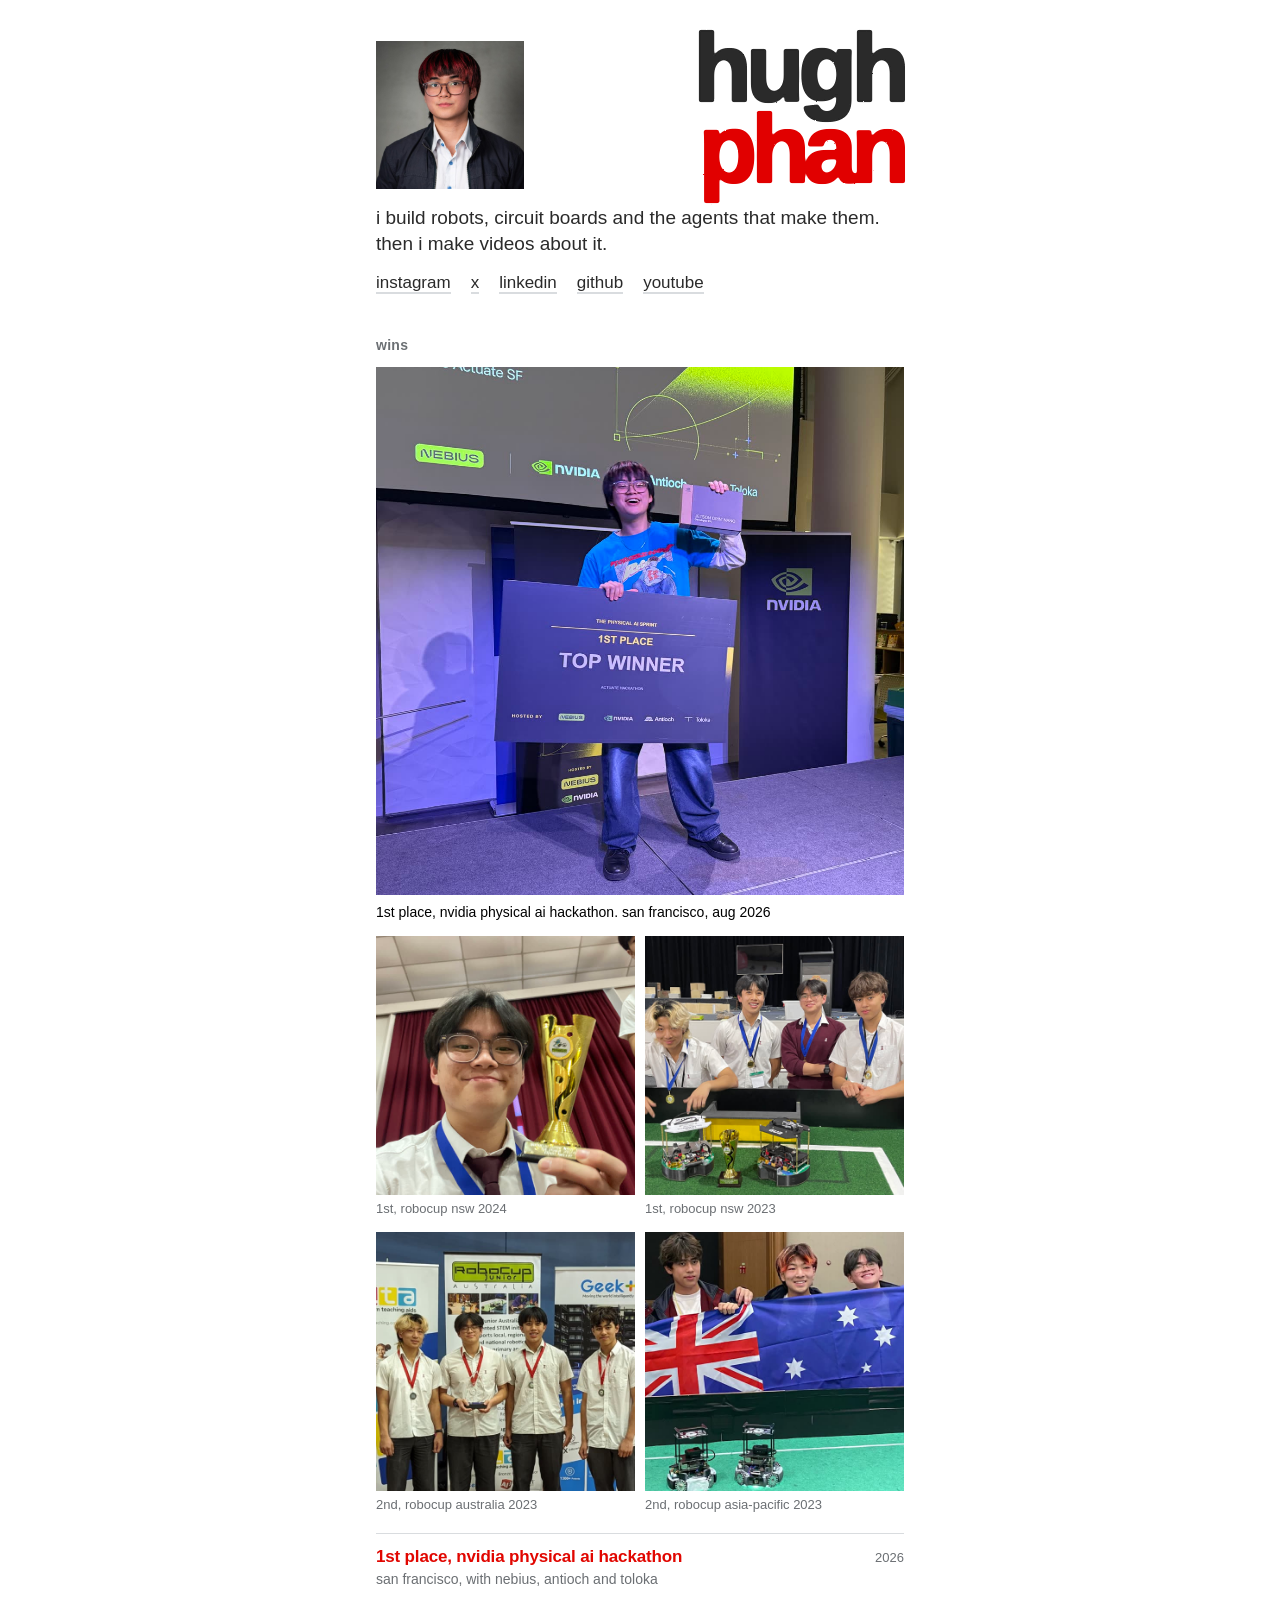
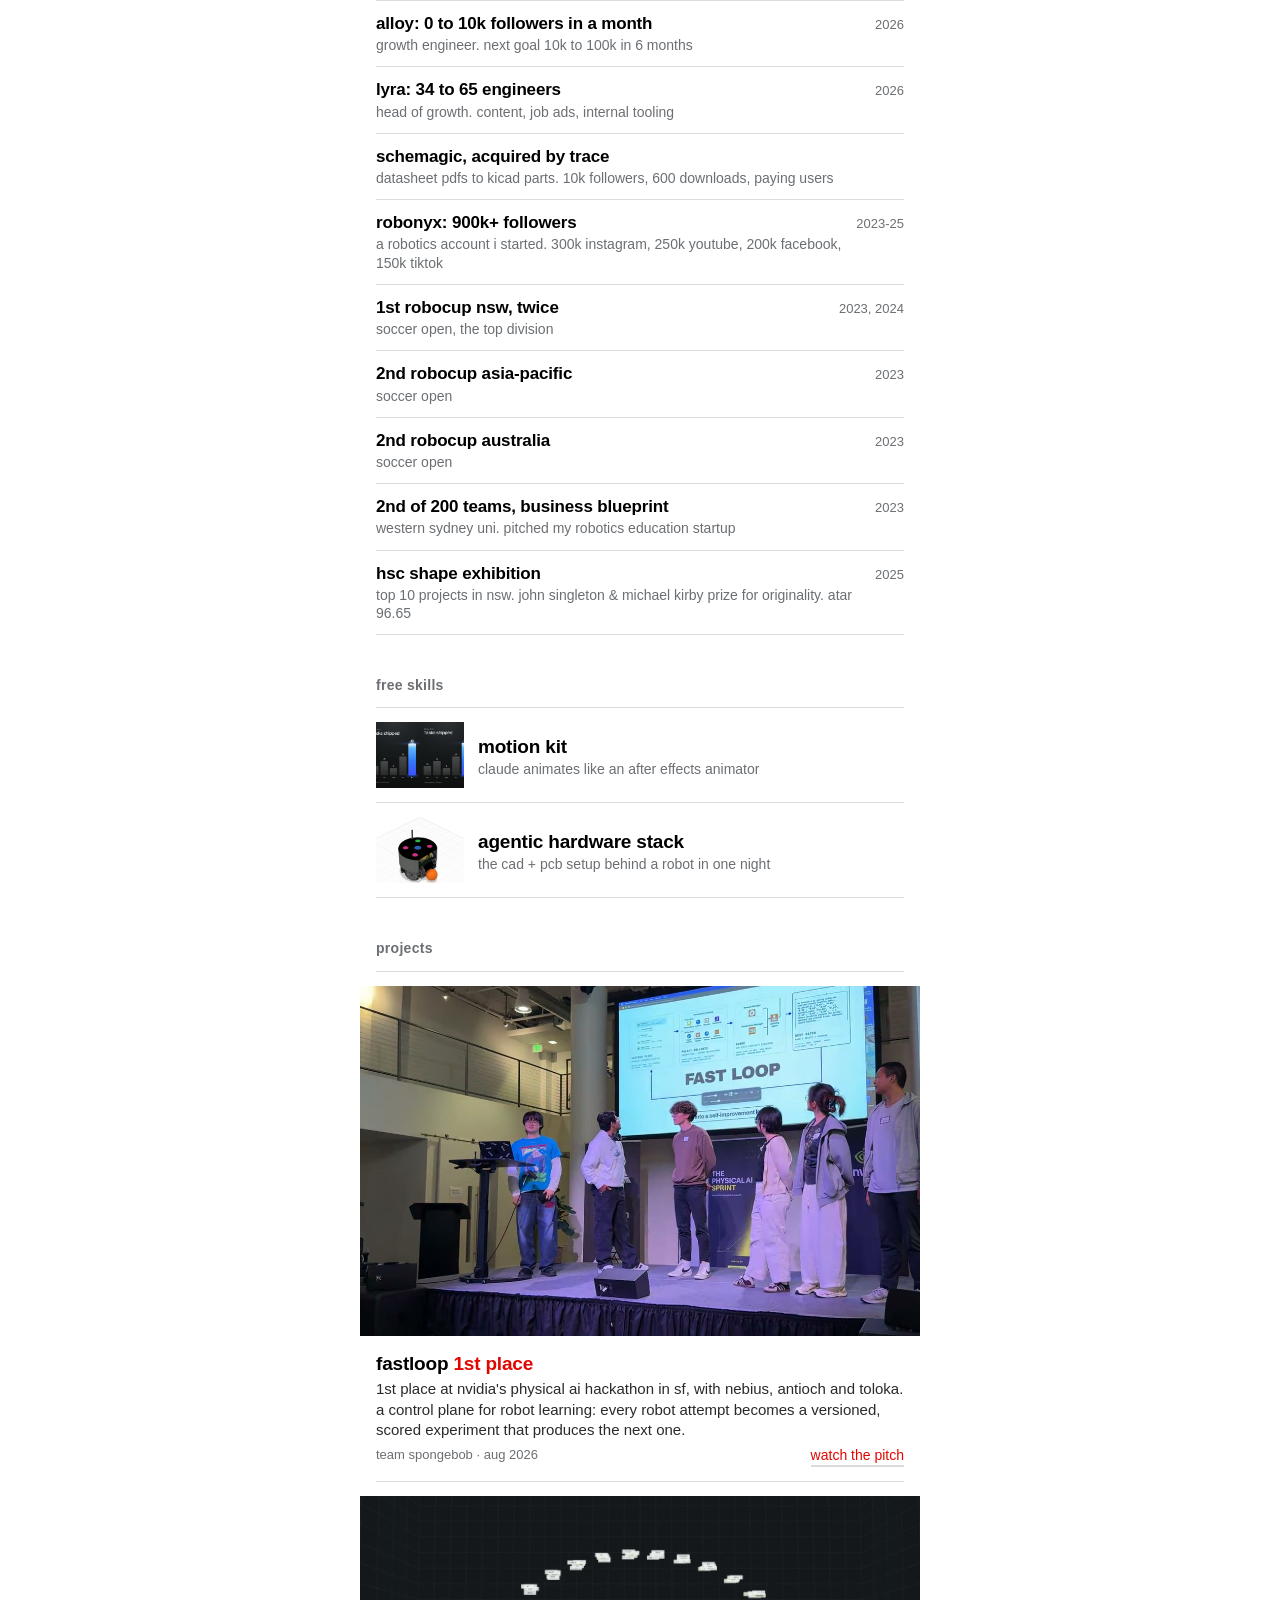
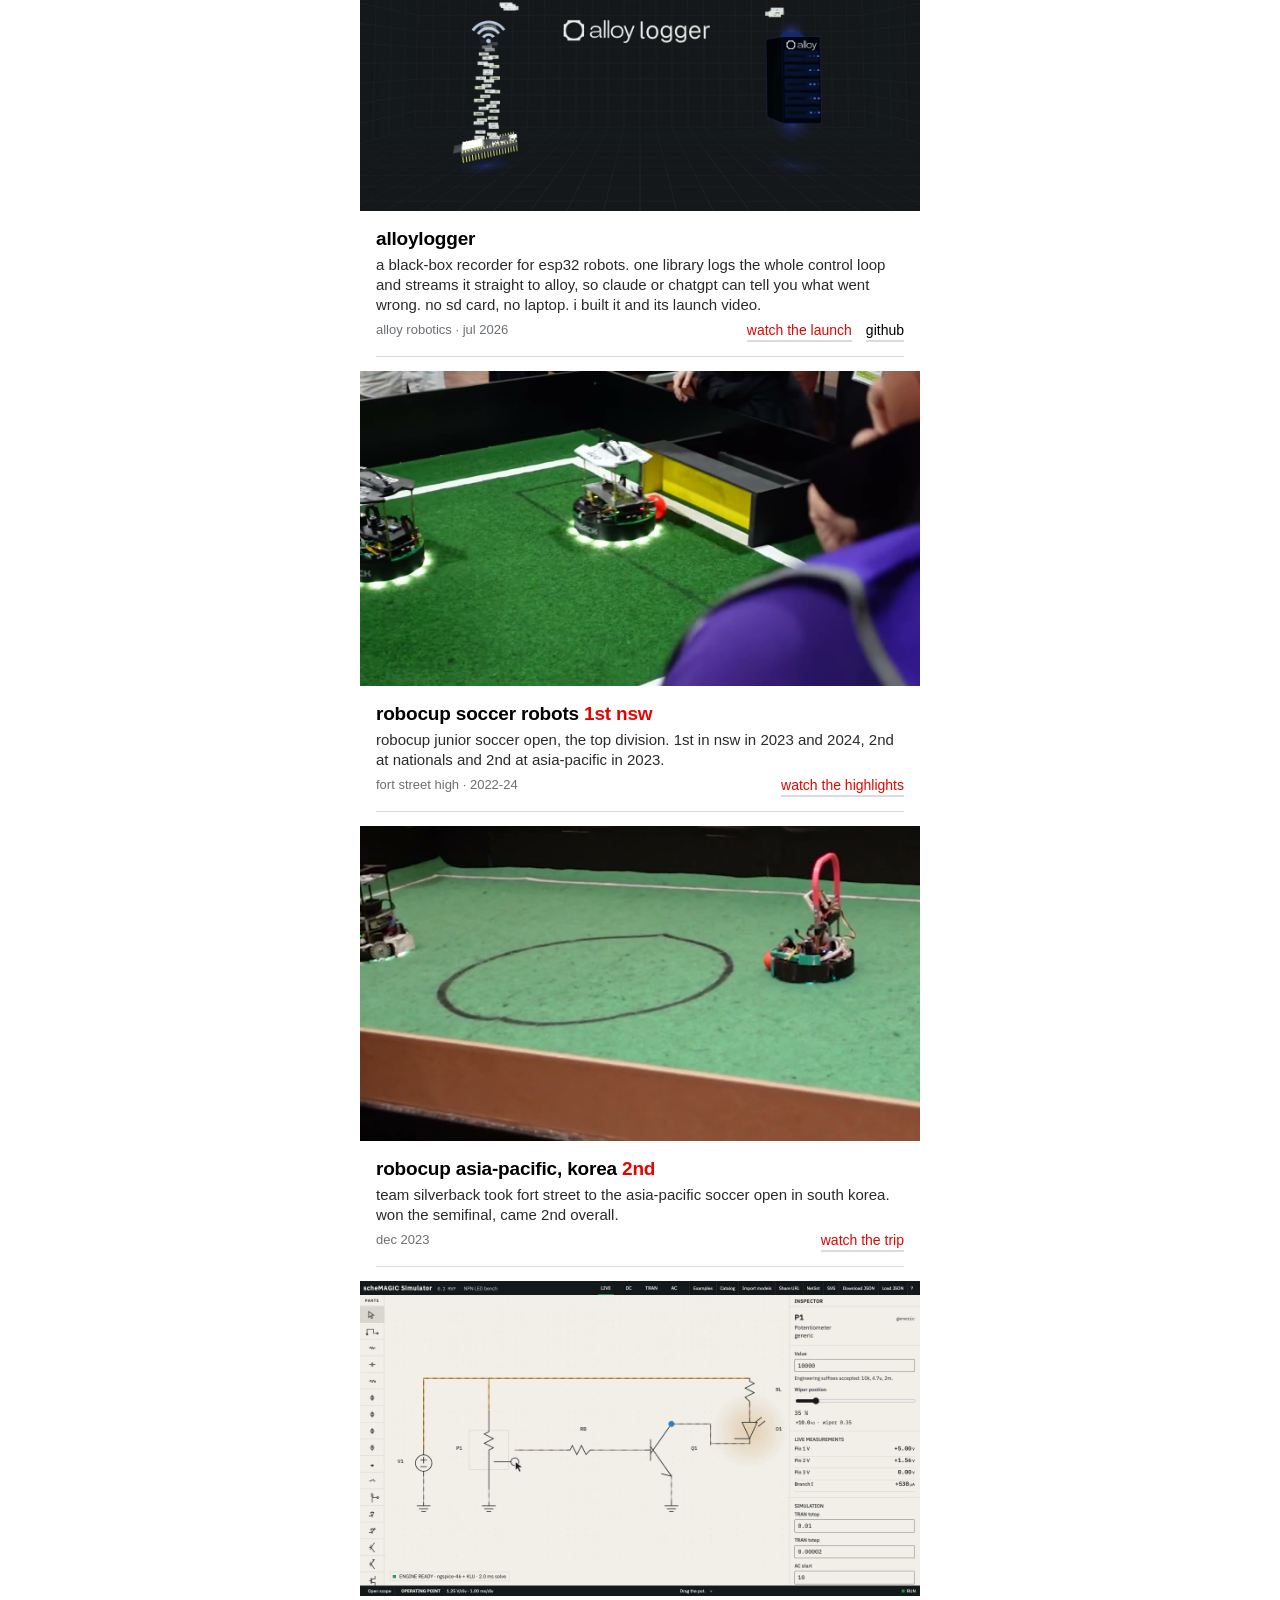
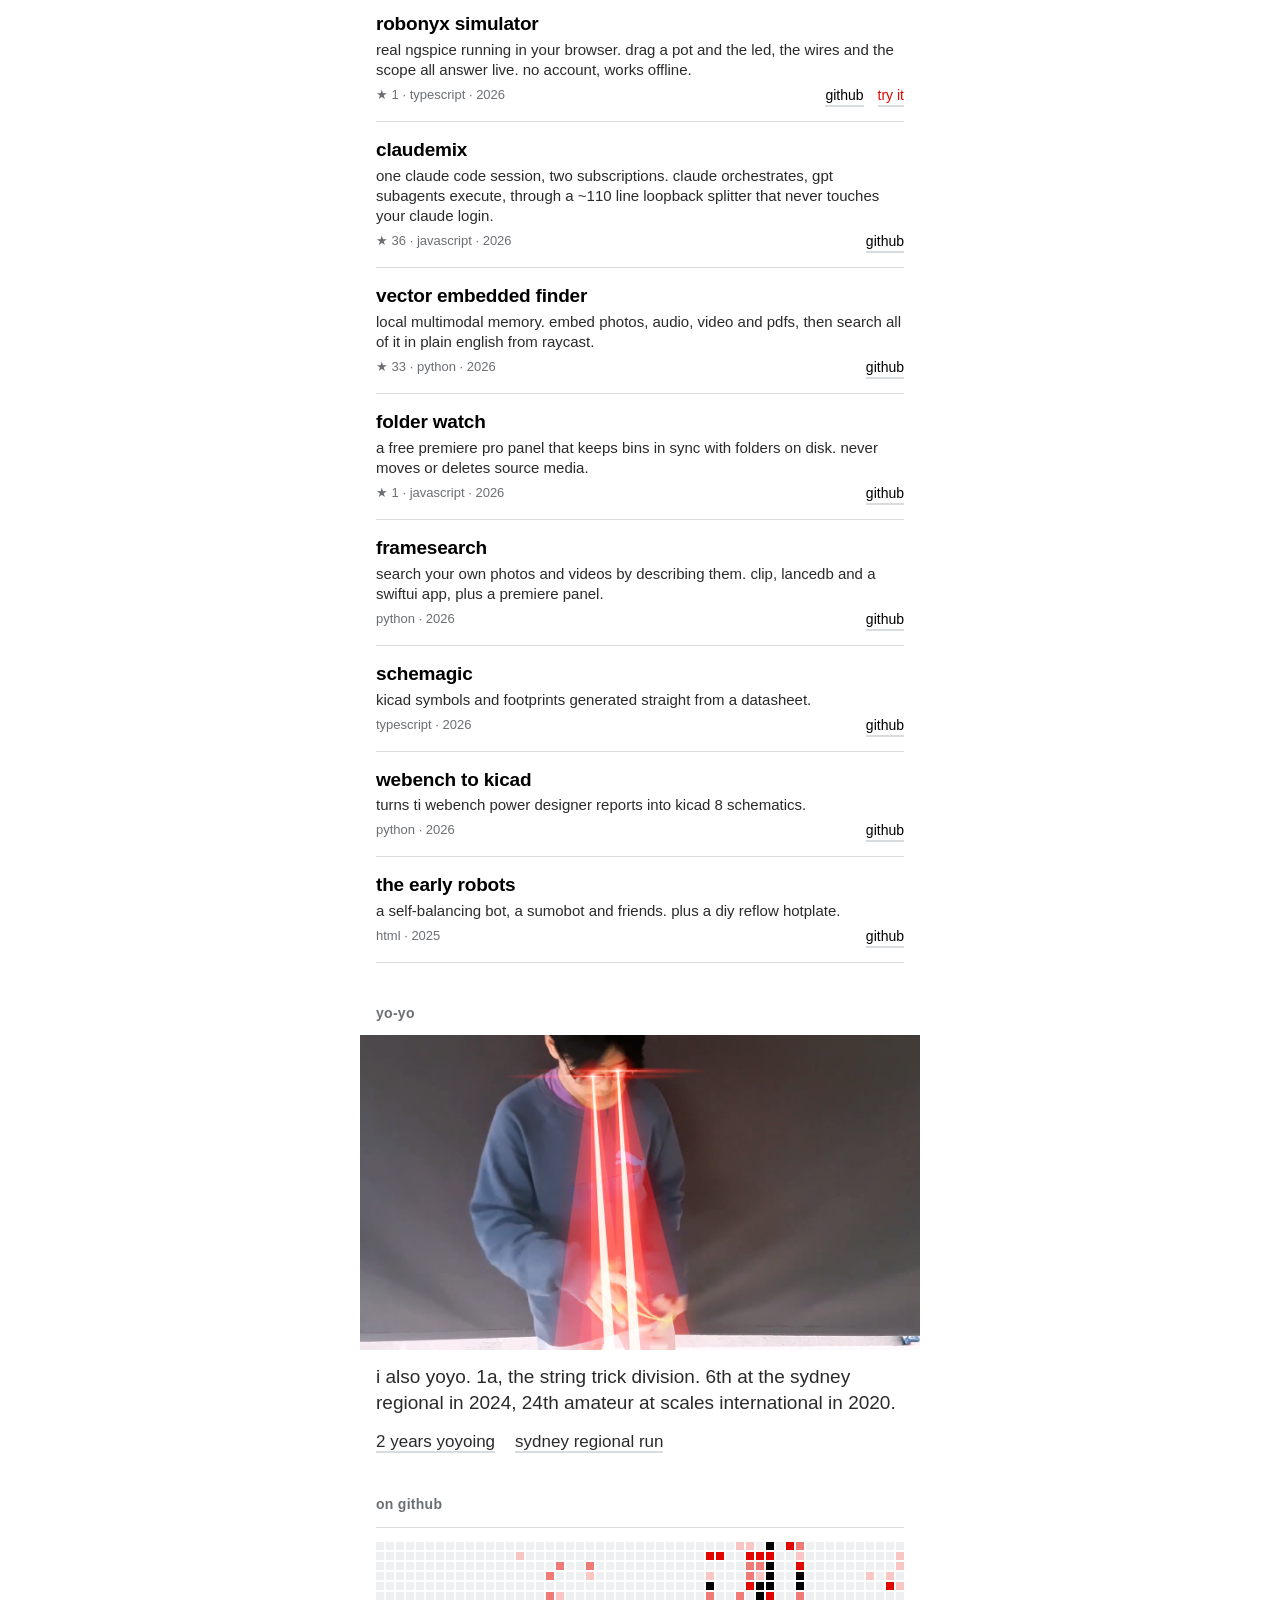
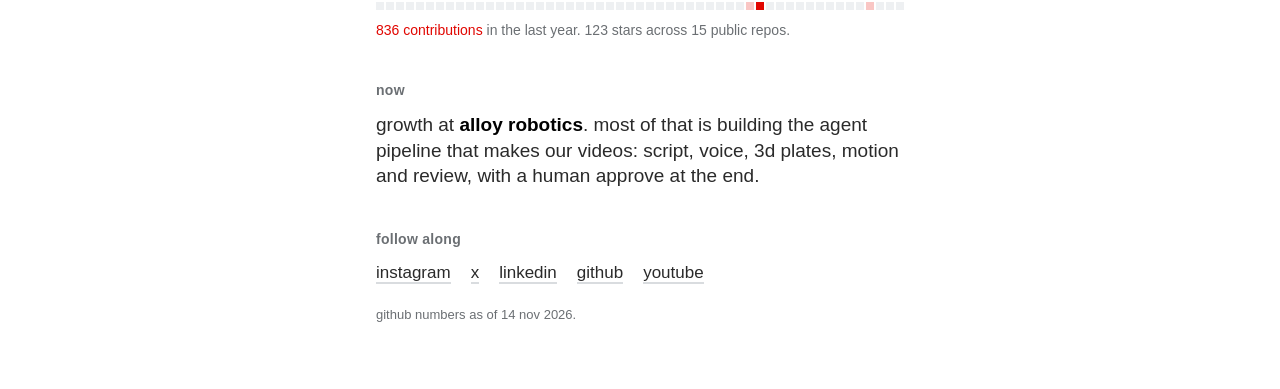
<file: index.html>
<!doctype html>
<html lang="en">
<head>
<meta charset="utf-8">
<meta name="viewport" content="width=device-width,initial-scale=1,viewport-fit=cover">
<meta name="theme-color" content="#ffffff">
<title>hugh phan</title>
<meta name="description" content="i build robots, circuit boards and the agents that make them. then i make videos about it.">
<meta property="og:title" content="hugh phan">
<meta property="og:description" content="robots, circuit boards and the agents that make them">
<meta property="og:url" content="https://hughphan.com">
<link rel="stylesheet" href="style.css?v=202611160021">
</head>
<body>
<svg width="0" height="0" style="position:absolute" aria-hidden="true"><filter id="ink" x="-5%" y="-5%" width="110%" height="110%"><feMorphology in="SourceGraphic" operator="dilate" radius=".6" result="d"/><feGaussianBlur in="d" stdDeviation="1.3" result="b"/><feComponentTransfer in="b" result="t"><feFuncA type="linear" slope="3.2" intercept="-1.0"/></feComponentTransfer><feTurbulence type="fractalNoise" baseFrequency=".9" numOctaves="2" seed="7" result="n"/><feDisplacementMap in="t" in2="n" scale="1.6" xChannelSelector="R" yChannelSelector="G"/></filter></svg>
<main class="wrap">
<header class="top"><img class="me" id="me" alt="hugh phan" width="480" height="480"><h1>hugh <k>phan</k></h1></header>
<p class="lede" id="lede"></p>
<ul class="socials" id="socials-top"></ul>

<h2>wins</h2>
<div class="trophies" id="trophies"></div>
<ul class="wins" id="wins"></ul>

<h2>free skills</h2>
<ul class="skills" id="skills"></ul>

<h2>projects</h2>
<ul class="projects" id="projects"></ul>

<h2>yo-yo</h2>
<div class="yoyo" id="yoyo"></div>

<h2>on github</h2>
<div class="graph-scroll" id="graph-scroll"><div class="graph" id="graph"></div></div>
<p class="cap" id="graph-cap"></p>

<h2>now</h2>
<p class="lede" id="now"></p>

<h2>follow along</h2>
<ul class="socials" id="socials"></ul>
<p class="fine" id="updated"></p>
</main>

<script src="content.js?v=202611160021"></script>
<script src="gh-data.js?v=202611160021"></script>
<script>
(() => {
  const C = window.CONTENT, G = window.GH;
  const $ = (id) => document.getElementById(id);
  const esc = (s) => String(s).replace(/[&<>"]/g, (c) => ({ "&": "&amp;", "<": "&lt;", ">": "&gt;", '"': "&quot;" }[c]));
  const MONTHS = ["jan", "feb", "mar", "apr", "may", "jun", "jul", "aug", "sep", "oct", "nov", "dec"];
  const dateFmt = (s) => { const d = new Date(s + "T00:00:00"); return `${d.getDate()} ${MONTHS[d.getMonth()]} ${d.getFullYear()}`; };

  $("lede").textContent = C.lede;
  if (C.photo) $("me").src = C.photo;
  const fig = (t, cls) => `<figure class="${cls}"><img src="${t.src}" alt="${esc(t.alt)}" loading="lazy"><figcaption>${esc(t.cap)}</figcaption></figure>`;
  if (C.trophies) $("trophies").innerHTML = fig(C.trophies.hero, "hero") + `<div class="grid">${C.trophies.grid.map((t) => fig(t, "")).join("")}</div>`;
  $("wins").innerHTML = (C.wins || []).map((w) =>
    `<li><div><b>${esc(w.what)}</b><span>${esc(w.detail)}</span></div><i>${esc(w.when)}</i></li>`
  ).join("");
  const socials = C.socials.map((s) => `<li><a href="${s.href}">${s.label}</a></li>`).join("");
  $("socials-top").innerHTML = socials;
  $("socials").innerHTML = socials;
  $("now").innerHTML = esc(C.now).replace("alloy robotics", "<b>alloy robotics</b>");

  $("skills").innerHTML = C.skills.map((s) =>
    `<li><a href="${s.href}"><img src="${s.img}" alt=""><div><b>${esc(s.title)}</b><span>${esc(s.line)}</span></div></a></li>`
  ).join("");

  $("projects").innerHTML = C.projects.map((p) => {
    const r = (p.repo && G.repos[p.repo]) || {};
    const url = p.github || (p.repo ? r.url || `https://github.com/hughminhphan/${p.repo}` : null);
    const meta = p.meta || [r.stars ? `★ ${r.stars}` : "", r.lang ? r.lang.toLowerCase() : "", r.pushed ? r.pushed.slice(0, 4) : ""].filter(Boolean).join(" · ");
    const pic = p.video
      ? `<div class="pic"><video src="${p.video.src}" poster="${p.video.poster}" width="${p.video.w}" height="${p.video.h}" muted loop playsinline autoplay preload="metadata" aria-hidden="true"></video></div>`
      : "";
    const links = [
      p.watch ? `<a class="r" href="${p.watch}">${esc(p.watchLabel || "watch the pitch")}</a>` : "",
      url ? `<a href="${url}">github</a>` : "",
      p.live ? `<a class="r" href="${p.live}">try it</a>` : "",
    ].filter(Boolean).join(" ");
    return `<li>${pic}<b>${esc(p.title)}${p.badge ? ` <k>${esc(p.badge)}</k>` : ""}</b><span>${esc(p.line)}</span><span class="meta">${meta}<span class="links">${links}</span></span></li>`;
  }).join("");

  const Y = C.yoyo;
  $("yoyo").innerHTML = `<div class="pic"><video src="${Y.video.src}" poster="${Y.video.poster}" width="${Y.video.w}" height="${Y.video.h}" muted loop playsinline autoplay preload="metadata" aria-label="hugh doing yo-yo string tricks, with laser eyes"></video></div>
    <p class="lede">${esc(Y.line)}</p>
    <ul class="socials">${Y.links.map((l) => `<li><a href="${l.href}">${esc(l.label)}</a></li>`).join("")}</ul>`;

  // contribution graph, github's layout in the hub's colours
  const days = G.contributions.days;
  const nz = days.map((d) => d[1]).filter((n) => n > 0).sort((a, b) => a - b);
  const q = (p) => nz[Math.min(nz.length - 1, Math.floor(p * nz.length))] || 1;
  const cuts = [q(0.25), q(0.5), q(0.8)];
  const level = (n) => (n === 0 ? 0 : n <= cuts[0] ? 1 : n <= cuts[1] ? 2 : n <= cuts[2] ? 3 : 4);
  const lead = new Date(days[0][0] + "T00:00:00").getDay();
  let cells = "";
  for (let i = 0; i < lead; i++) cells += `<i class="e"></i>`;
  days.forEach(([d, n]) => { cells += `<i class="l${level(n)}" title="${n} on ${dateFmt(d)}"></i>`; });
  $("graph").innerHTML = cells;
  $("graph").style.setProperty("--weeks", Math.ceil((days.length + lead) / 7));
  $("graph-scroll").scrollLeft = 1e6;
  $("graph-cap").innerHTML = `<span class="r">${G.contributions.total.toLocaleString("en-AU")} contributions</span> in the last year. ${G.stars} stars across ${G.publicRepos} public repos.`;
  $("updated").textContent = `github numbers as of ${dateFmt(G.updated)}.`;
})();

// laser eyes: beams from the pupils in the photo to the pointer (finger on touch).
// lasers cut on and off; only the flicker moves on its own.
(() => {
  const img = document.getElementById("me");
  const EYES = [[0.4026, 0.2959], [0.5352, 0.2858]]; // pupils, found with apple vision on assets/hugh.jpg
  const reduce = matchMedia("(prefers-reduced-motion: reduce)").matches;
  const cv = document.createElement("canvas");
  cv.className = "lasers";
  cv.setAttribute("aria-hidden", "true");
  document.body.appendChild(cv);
  const ctx = cv.getContext("2d");
  let ptr = null, raf = 0, dpr = 1;

  const size = () => {
    dpr = Math.min(window.devicePixelRatio || 1, 2);
    cv.width = Math.round(innerWidth * dpr);
    cv.height = Math.round(innerHeight * dpr);
    cv.style.width = innerWidth + "px";
    cv.style.height = innerHeight + "px";
    request();
  };

  function flare(x, y, r) {
    const g = ctx.createRadialGradient(x, y, 0, x, y, r);
    g.addColorStop(0, "rgba(255,255,255,1)");
    g.addColorStop(0.2, "rgba(255,110,100,0.95)");
    g.addColorStop(0.5, "rgba(225,6,0,0.45)");
    g.addColorStop(1, "rgba(225,6,0,0)");
    ctx.fillStyle = g;
    ctx.beginPath(); ctx.arc(x, y, r, 0, Math.PI * 2); ctx.fill();
    // anamorphic streak
    ctx.save(); ctx.translate(x, y); ctx.scale(4.5, 0.22);
    ctx.beginPath(); ctx.arc(0, 0, r * 0.9, 0, Math.PI * 2); ctx.fill();
    ctx.restore();
  }

  function beam(x0, y0, x1, y1, s, f) {
    const layers = [
      [11 * s * f, "rgba(225,6,0,0.28)", 22],
      [4.5 * s * f, "rgba(232,20,8,0.9)", 10],
      [1.6 * s * f, "rgba(255,240,236,1)", 0],
    ];
    ctx.lineCap = "round";
    for (const [w, c, blur] of layers) {
      ctx.shadowColor = "rgba(225,6,0,0.9)";
      ctx.shadowBlur = blur;
      ctx.strokeStyle = c;
      ctx.lineWidth = w;
      ctx.beginPath(); ctx.moveTo(x0, y0); ctx.lineTo(x1, y1); ctx.stroke();
    }
    ctx.shadowBlur = 0;
  }

  function draw() {
    raf = 0;
    ctx.setTransform(dpr, 0, 0, dpr, 0, 0);
    ctx.clearRect(0, 0, innerWidth, innerHeight);
    if (!ptr) return;
    const r = img.getBoundingClientRect();
    if (r.bottom < 0 || !r.width) return;
    const s = r.width / 148;
    const f = reduce ? 1 : 0.85 + Math.random() * 0.3;
    const eyes = EYES.map(([ex, ey]) => [r.left + ex * r.width, r.top + ey * r.height]);
    for (const [x, y] of eyes) beam(x, y, ptr[0], ptr[1], s, f);
    // burn spot where they meet
    flare(ptr[0], ptr[1], 16 * s * f);
    for (const [x, y] of eyes) flare(x, y, 13 * s * f);
    if (!reduce) request(); // keep flickering while the lasers are on
  }

  function request() { if (!raf) raf = requestAnimationFrame(draw); }
  const on = (e) => { ptr = [e.clientX, e.clientY]; request(); };
  const off = () => { ptr = null; request(); };

  addEventListener("pointermove", (e) => { if (e.pointerType === "mouse" || e.buttons) on(e); }, { passive: true });
  addEventListener("pointerdown", on, { passive: true });
  addEventListener("pointerup", (e) => { if (e.pointerType !== "mouse") off(); }, { passive: true });
  addEventListener("pointercancel", off, { passive: true });
  document.addEventListener("pointerleave", off);
  document.documentElement.addEventListener("mouseleave", off);
  addEventListener("blur", off);
  addEventListener("scroll", request, { passive: true });
  addEventListener("resize", size);
  size();
})();
</script>
</body>
</html>
</file>
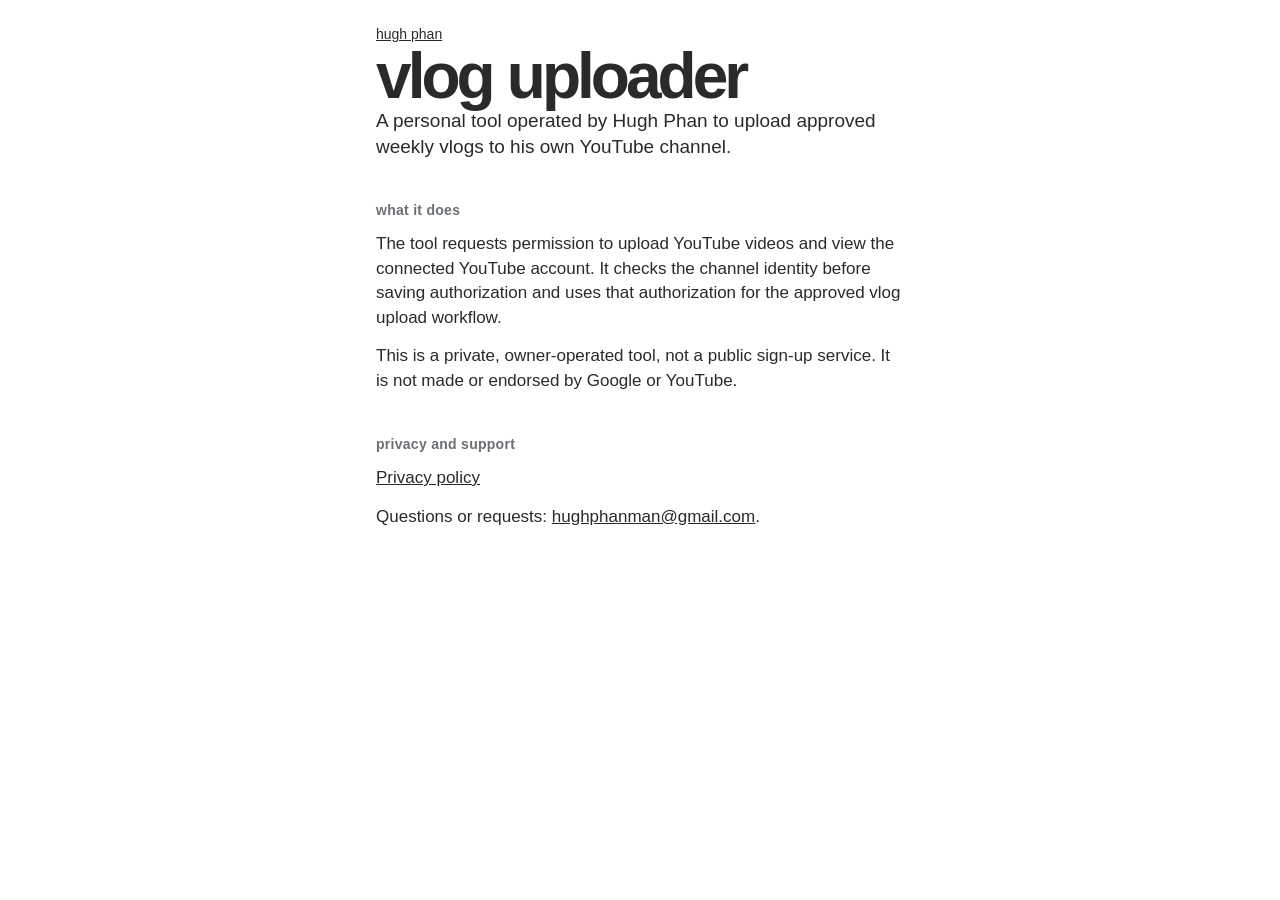
<file: vlog-uploader/index.html>
<!doctype html>
<html lang="en">
<head><meta charset="utf-8"><meta name="viewport" content="width=device-width,initial-scale=1"><title>vlog uploader | Hugh Phan</title><meta name="description" content="Hugh Phan's personal YouTube vlog upload tool."><link rel="stylesheet" href="/style.css"><style>h1{font-size:64px;filter:none;text-align:left;line-height:1}main.wrap{padding-top:24px}nav{font-size:14px}</style></head>
<body><main class="wrap"><nav><a href="/">hugh phan</a></nav><h1>vlog uploader</h1><p class="lede">A personal tool operated by Hugh Phan to upload approved weekly vlogs to his own YouTube channel.</p><h2>what it does</h2><p>The tool requests permission to upload YouTube videos and view the connected YouTube account. It checks the channel identity before saving authorization and uses that authorization for the approved vlog upload workflow.</p><p>This is a private, owner-operated tool, not a public sign-up service. It is not made or endorsed by Google or YouTube.</p><h2>privacy and support</h2><p><a href="/vlog-uploader/privacy/">Privacy policy</a></p><p>Questions or requests: <a href="mailto:hughphanman@gmail.com">hughphanman@gmail.com</a>.</p></main></body>
</html>
</file>
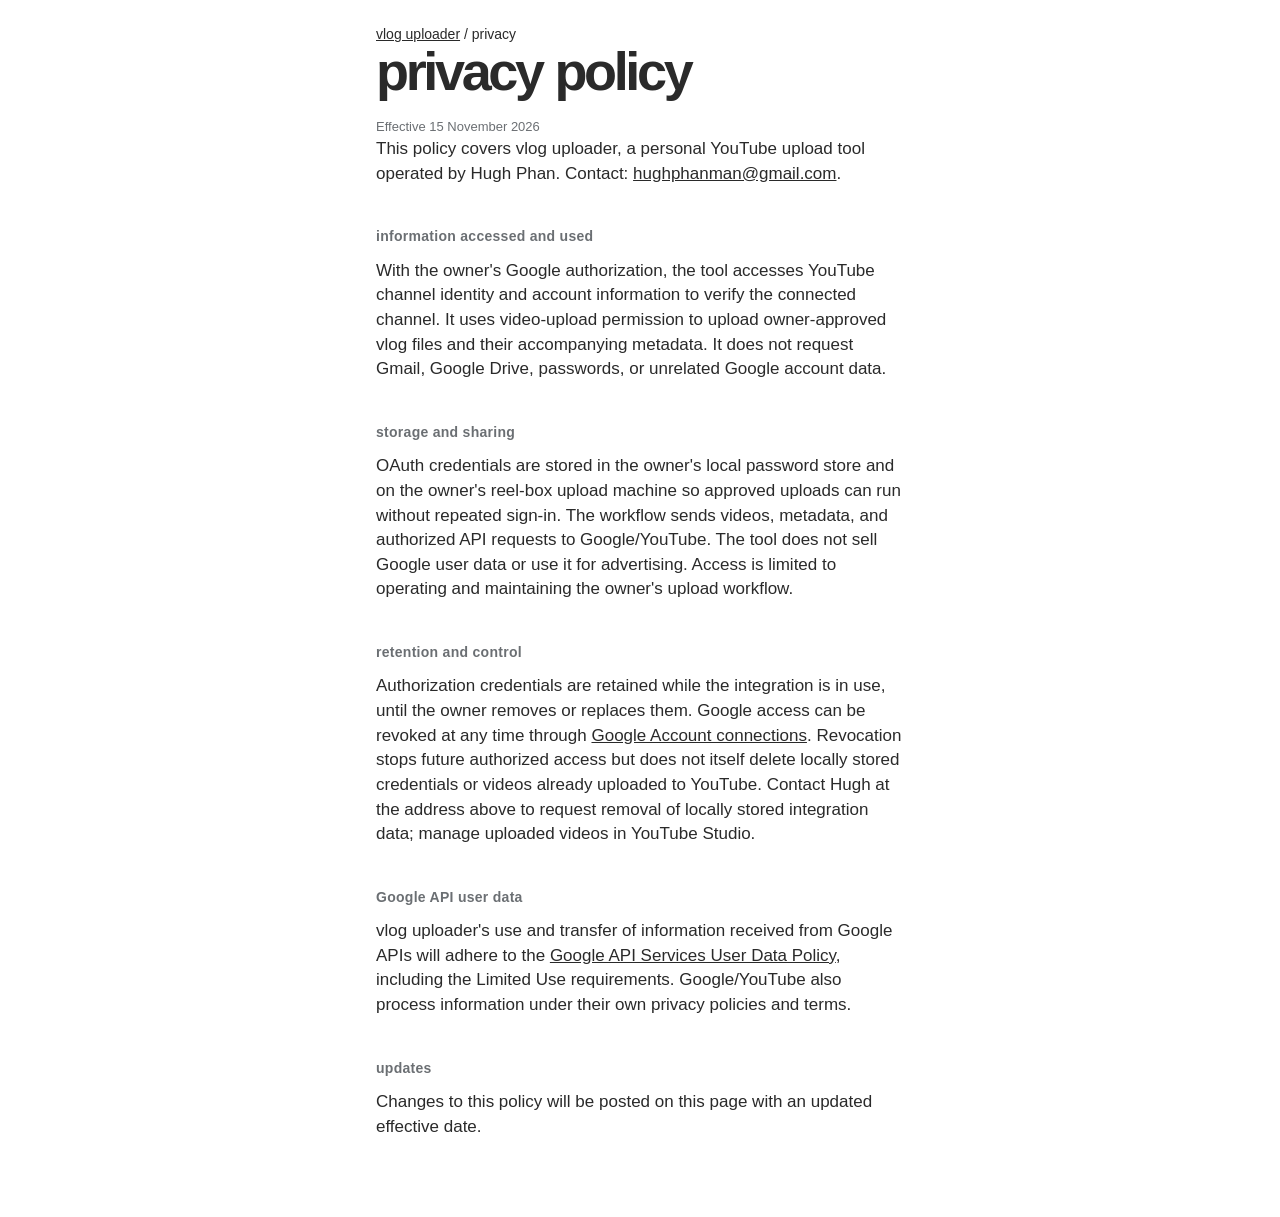
<file: vlog-uploader/privacy/index.html>
<!doctype html>
<html lang="en">
<head><meta charset="utf-8"><meta name="viewport" content="width=device-width,initial-scale=1"><title>Privacy policy | vlog uploader</title><meta name="description" content="Privacy policy for Hugh Phan's personal vlog uploader."><link rel="stylesheet" href="/style.css"><style>h1{font-size:54px;filter:none;text-align:left;line-height:1}main.wrap{padding-top:24px}nav{font-size:14px}</style></head>
<body><main class="wrap"><nav><a href="/vlog-uploader/">vlog uploader</a> / privacy</nav><h1>privacy policy</h1><p class="fine">Effective 15 November 2026</p><p>This policy covers vlog uploader, a personal YouTube upload tool operated by Hugh Phan. Contact: <a href="mailto:hughphanman@gmail.com">hughphanman@gmail.com</a>.</p><h2>information accessed and used</h2><p>With the owner's Google authorization, the tool accesses YouTube channel identity and account information to verify the connected channel. It uses video-upload permission to upload owner-approved vlog files and their accompanying metadata. It does not request Gmail, Google Drive, passwords, or unrelated Google account data.</p><h2>storage and sharing</h2><p>OAuth credentials are stored in the owner's local password store and on the owner's reel-box upload machine so approved uploads can run without repeated sign-in. The workflow sends videos, metadata, and authorized API requests to Google/YouTube. The tool does not sell Google user data or use it for advertising. Access is limited to operating and maintaining the owner's upload workflow.</p><h2>retention and control</h2><p>Authorization credentials are retained while the integration is in use, until the owner removes or replaces them. Google access can be revoked at any time through <a href="https://myaccount.google.com/connections">Google Account connections</a>. Revocation stops future authorized access but does not itself delete locally stored credentials or videos already uploaded to YouTube. Contact Hugh at the address above to request removal of locally stored integration data; manage uploaded videos in YouTube Studio.</p><h2>Google API user data</h2><p>vlog uploader's use and transfer of information received from Google APIs will adhere to the <a href="https://developers.google.com/terms/api-services-user-data-policy">Google API Services User Data Policy</a>, including the Limited Use requirements. Google/YouTube also process information under their own privacy policies and terms.</p><h2>updates</h2><p>Changes to this policy will be posted on this page with an updated effective date.</p></main></body>
</html>
</file>
<file: style.css>
/* hughphan.com. same system as the hughcandoit hub (clients/hughcandoit/site/public/style.css):
   white ground, helvetica, one heavy lowercase headline with the ink bleed, red for the one thing that matters. */
:root {
  --grey: #2a2a2a;
  --red: #E10600;
  --ink: #000;
  --paper: #fff;
  --rule: #d9dcdf;
  --muted: #6b6f73;
  --sans: "Helvetica Neue", Helvetica, Arial, sans-serif;
  color-scheme: light;
}

* { box-sizing: border-box; }
html { -webkit-text-size-adjust: 100%; }
body {
  margin: 0;
  background: var(--paper);
  color: var(--grey);
  font: 400 17px/1.45 var(--sans);
}
a { color: inherit; }
img, video { display: block; max-width: 100%; height: auto; }

.wrap { max-width: 560px; margin: 0 auto; padding: 0 16px 64px; }

/* photo beside the headline, bottoms aligned */
.top { display: grid; grid-template-columns: auto 1fr; gap: 16px; align-items: end; margin: 28px 0 16px; }
.me { width: clamp(96px, 26vw, 148px); height: auto; aspect-ratio: 1; object-fit: cover; background: #eef0f2; }

/* laser eyes overlay (index.html): full viewport, never takes clicks */
.lasers { position: fixed; inset: 0; pointer-events: none; z-index: 10; }

/* trophy photos: the check full width, then a 2x2 grid; pictures in their own ground, no frames */
.trophies { margin: 0 0 20px; }
.trophies figure { margin: 0; }
.trophies img { width: 100%; height: auto; aspect-ratio: 1; object-fit: cover; background: #eef0f2; }
.trophies figcaption { font-size: 13px; color: var(--muted); margin: 6px 0 0; line-height: 1.3; }
.trophies .hero { margin: 0 -16px 14px; }
.trophies .hero figcaption { margin: 8px 16px 0; font-size: 14px; color: var(--ink); }
.trophies .grid { display: grid; grid-template-columns: 1fr 1fr; gap: 14px 10px; }
@media (min-width: 600px) { .trophies .hero { margin: 0 0 14px; } .trophies .hero figcaption { margin: 8px 0 0; } }

/* wins: the hub's list rhythm, year on the right */
.wins { list-style: none; margin: 0; padding: 0; border-top: 1px solid var(--rule); }
.wins li { display: grid; grid-template-columns: 1fr auto; gap: 14px; align-items: baseline; padding: 12px 0; border-bottom: 1px solid var(--rule); }
.wins b { display: block; font-size: 17px; letter-spacing: -.01em; color: var(--ink); line-height: 1.25; }
.wins span { display: block; font-size: 14px; color: var(--muted); line-height: 1.3; margin-top: 2px; }
.wins i { font-style: normal; font-size: 13px; color: var(--muted); white-space: nowrap; }
.wins li:first-child b { color: var(--red); }

h1 {
  margin: 0;
  font-weight: 700;
  font-size: clamp(54px, 15vw, 96px);
  line-height: .84;
  letter-spacing: -0.062em;
  word-spacing: .02em;
  text-align: right;
  text-transform: lowercase;
  text-wrap: balance;
  filter: url(#ink);
}
h1 k { color: var(--red); }

h2 {
  margin: 40px 0 12px;
  font-size: 14px;
  font-weight: 700;
  letter-spacing: .02em;
  color: var(--muted);
}

p { margin: 0 0 14px; }
.lede { font-size: 19px; line-height: 1.35; color: var(--grey); }
.lede b { color: var(--ink); }
.r { color: var(--red); }
.cap { font-size: 14px; color: var(--muted); margin-top: 10px; }
.fine { font-size: 13px; color: var(--muted); margin: 20px 0 0; }

/* socials: one row of plain links */
.socials { display: flex; gap: 20px; flex-wrap: wrap; margin: 0; padding: 0; list-style: none; font-size: 17px; }
.socials a { text-decoration: none; border-bottom: 2px solid var(--rule); }
.socials a:hover { border-color: var(--ink); }

/* free skills: the hub's list, linking into its gated pages */
.skills { list-style: none; margin: 0; padding: 0; border-top: 1px solid var(--rule); }
.skills a {
  display: grid;
  grid-template-columns: 88px 1fr;
  gap: 14px;
  align-items: center;
  padding: 14px 0;
  border-bottom: 1px solid var(--rule);
  text-decoration: none;
}
.skills img { width: 88px; height: 66px; object-fit: cover; background: #eef0f2; }
.skills b { display: block; font-size: 19px; letter-spacing: -.01em; color: var(--ink); }
.skills span { display: block; font-size: 14px; color: var(--muted); line-height: 1.3; }
.skills a:hover b { color: var(--red); }

/* projects: same rules, no thumbnails; a picture only where there is a real one */
.projects { list-style: none; margin: 0; padding: 0; border-top: 1px solid var(--rule); }
.projects li { padding: 14px 0; border-bottom: 1px solid var(--rule); }
.projects b { display: block; font-size: 19px; letter-spacing: -.01em; color: var(--ink); }
.projects span { display: block; font-size: 15px; color: var(--grey); line-height: 1.35; margin-top: 2px; }
.projects .meta { display: flex; justify-content: space-between; gap: 12px; margin-top: 6px; font-size: 13px; color: var(--muted); }
.projects .links { display: flex; gap: 14px; margin: 0; font-size: 14px; }
.projects .links a { text-decoration: none; border-bottom: 2px solid var(--rule); color: var(--ink); }
.projects .links a:hover { border-color: var(--ink); }
.projects .links a.r { color: var(--red); }
.projects b k { color: var(--red); }
.pic { margin: 0 -16px 14px; background: #f4f5f6; }

/* contribution graph: github's grid, the hub's colours, square cells */
.graph-scroll { overflow-x: auto; scrollbar-width: none; border-top: 1px solid var(--rule); padding-top: 14px; }
.graph-scroll::-webkit-scrollbar { display: none; }
.graph {
  display: grid;
  grid-template-rows: repeat(7, 1fr);
  grid-template-columns: repeat(var(--weeks), 1fr);
  grid-auto-flow: column;
  gap: 2px;
  min-width: 528px;
}
.graph i { aspect-ratio: 1; background: #eef0f2; }
.graph i.e { visibility: hidden; }
.graph i.l1 { background: #f9c6c4; }
.graph i.l2 { background: #f07a76; }
.graph i.l3 { background: var(--red); }
.graph i.l4 { background: var(--ink); }
</file>
